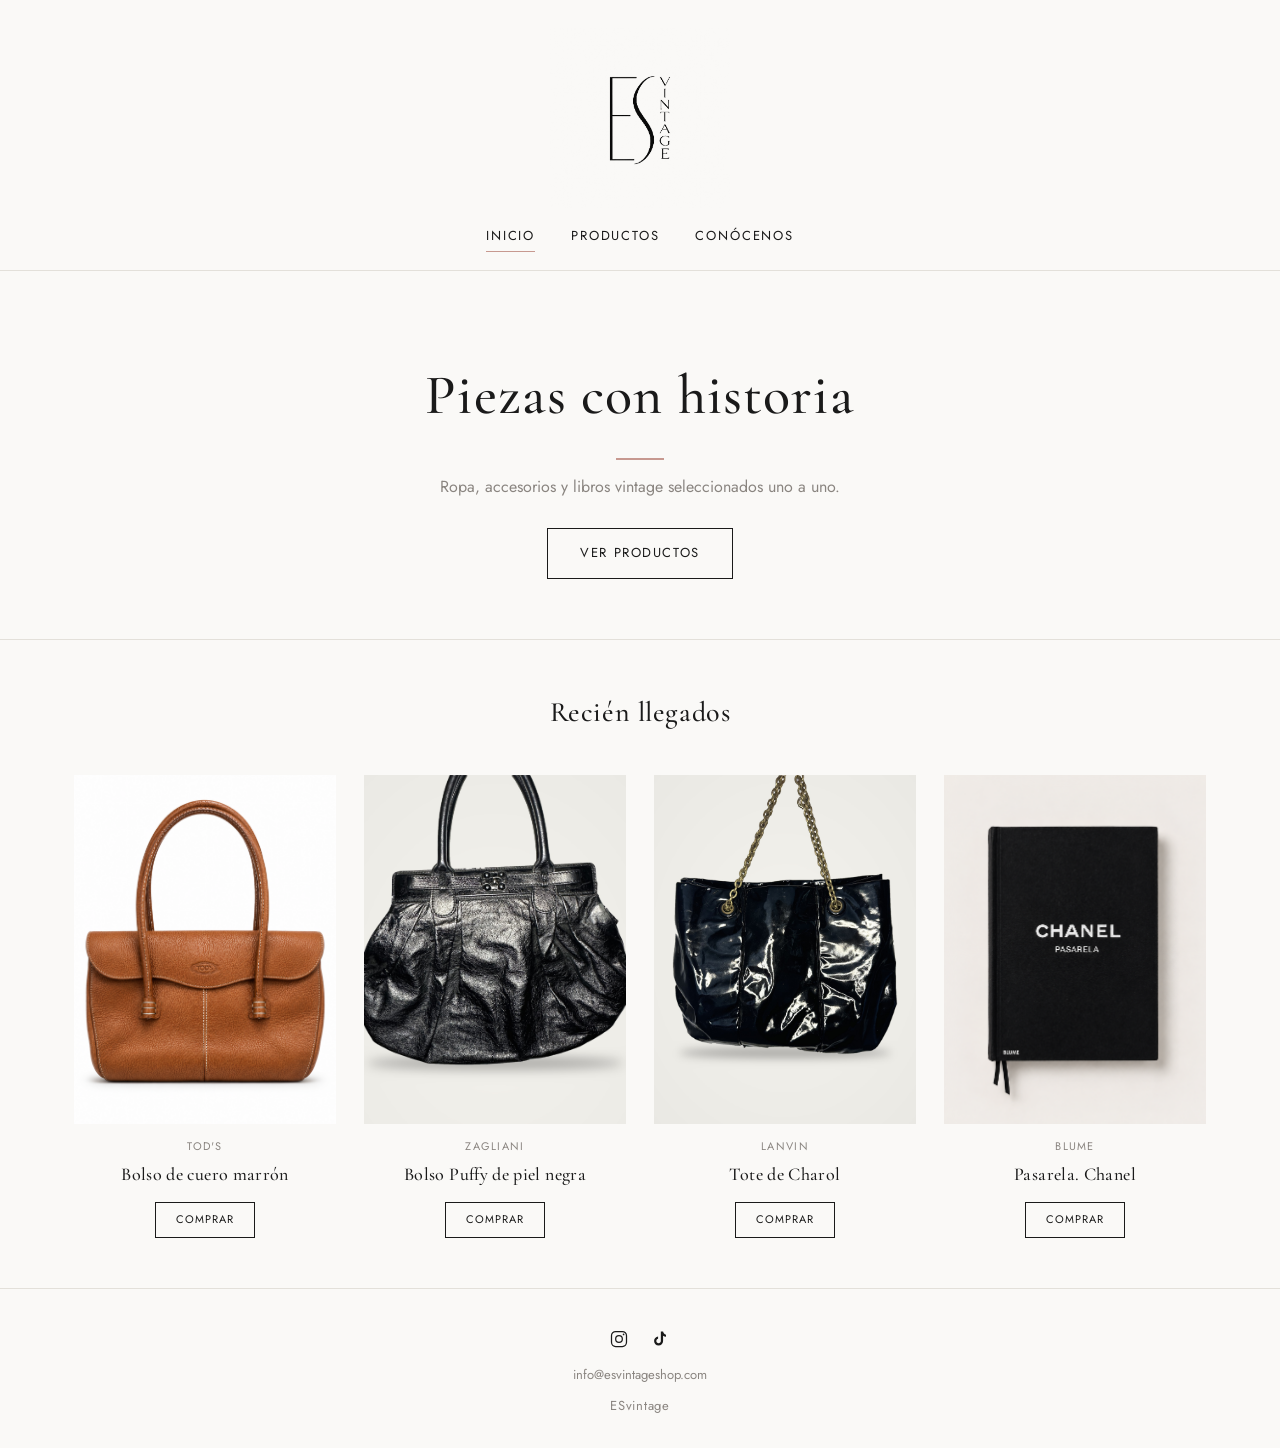
<file: index.html>
<!doctype html>
<html lang="es">
<head>
  <meta charset="UTF-8">
  <meta name="viewport" content="width=device-width, initial-scale=1.0">
  <title>ESvintage — Ropa, accesorios y libros vintage</title>
  <meta name="description" content="ESvintage — ropa, accesorios y libros vintage seleccionados con cariño. Beyond trends, curated with intention.">
  <link rel="preconnect" href="https://fonts.googleapis.com">
  <link href="https://fonts.googleapis.com/css2?family=Cormorant+Garamond:wght@400;500;600&family=Jost:wght@400;500&display=swap" rel="stylesheet">
  <link rel="stylesheet" href="assets/css/style.css">
</head>
<body>

  <header class="site-header">
    <div class="wrap">
      <a class="logo" href="index.html"><img src="assets/img/logo.png" alt="ESvintage"></a>
      <nav class="main-nav">
        <a id="nav-inicio" href="index.html" class="active">Inicio</a>
        <a id="nav-productos" href="tienda.html">Productos</a>
        <a id="nav-conocenos" href="conocenos.html">Conócenos</a>
      </nav>
    </div>
  </header>

  <section class="hero">
    <div class="wrap">
      <h1 id="hero-titulo">Piezas con historia</h1>
      <p id="hero-subtitulo">Ropa, accesorios y libros vintage seleccionados uno a uno.</p>
      <a class="btn" id="hero-boton" href="tienda.html">Ver productos</a>
    </div>
  </section>

  <section>
    <div class="wrap">
      <h2 class="section-title" id="seccion-titulo">Recién llegadas</h2>
      <div class="grid" id="home-preview-grid"></div>
    </div>
  </section>

  <footer>
    <div class="wrap">
      <div class="footer-social">
        <a href="#" id="social-instagram" aria-label="Instagram" target="_blank" rel="noopener">
          <svg viewBox="0 0 24 24" fill="none" stroke="currentColor" stroke-width="1.5"><rect x="3" y="3" width="18" height="18" rx="5"/><circle cx="12" cy="12" r="4"/><circle cx="17.5" cy="6.5" r="1" fill="currentColor" stroke="none"/></svg>
        </a>
        <a href="#" id="social-tiktok" aria-label="TikTok" target="_blank" rel="noopener">
          <svg viewBox="0 0 24 24" fill="currentColor"><path d="M14.5 3c.3 1.9 1.6 3.4 3.5 3.8v2.6c-1.3-.1-2.5-.5-3.5-1.2v6.1c0 3-2.4 5.4-5.4 5.4S3.7 17.3 3.7 14.3c0-2.8 2.1-5.1 4.8-5.4v2.7c-1.2.3-2.1 1.4-2.1 2.7 0 1.5 1.2 2.7 2.7 2.7s2.7-1.2 2.7-2.7V3h2.7z"/></svg>
        </a>
      </div>
      <div class="footer-email"><a id="contact-email" href="mailto:info@esvintageshop.com">info@esvintageshop.com</a></div>
      <div class="footer-brand">ESvintage</div>
    </div>
  </footer>

  <script src="assets/js/main.js"></script>
  <script src="https://identity.netlify.com/v1/netlify-identity-widget.js"></script>
  <script>
    if (window.netlifyIdentity) {
      window.netlifyIdentity.on("init", (user) => {
        if (!user) {
          window.netlifyIdentity.on("login", () => {
            document.location.href = "/admin/";
          });
        }
      });
    }
  </script>
</body>
</html>
</file>
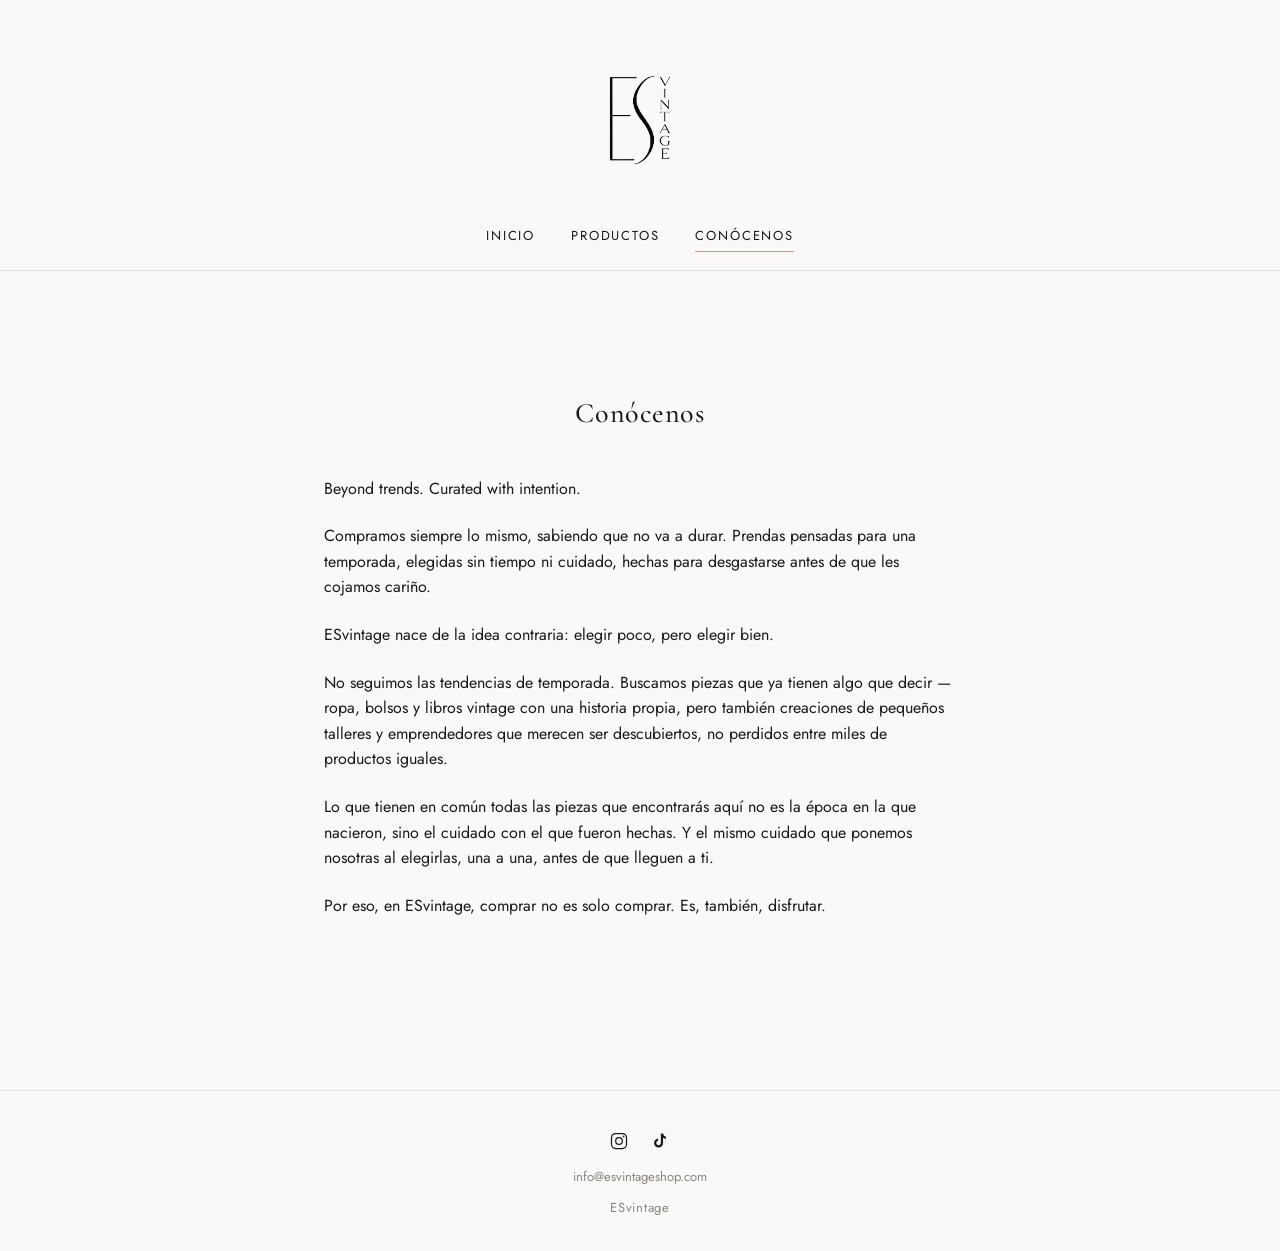
<file: conocenos.html>
<!doctype html>
<html lang="es">
<head>
  <meta charset="UTF-8">
  <meta name="viewport" content="width=device-width, initial-scale=1.0">
  <title>Conócenos — ESvintage</title>
  <meta name="description" content="ESvintage: beyond trends, curated with intention. Conoce la historia detrás de nuestra selección de ropa, accesorios y libros vintage.">
  <link rel="preconnect" href="https://fonts.googleapis.com">
  <link href="https://fonts.googleapis.com/css2?family=Cormorant+Garamond:wght@400;500;600&family=Jost:wght@400;500&display=swap" rel="stylesheet">
  <link rel="stylesheet" href="assets/css/style.css">
</head>
<body>

  <header class="site-header">
    <div class="wrap">
      <a class="logo" href="index.html"><img src="assets/img/logo.png" alt="ESvintage"></a>
      <nav class="main-nav">
        <a id="nav-inicio" href="index.html">Inicio</a>
        <a id="nav-productos" href="tienda.html">Productos</a>
        <a id="nav-conocenos" href="conocenos.html" class="active">Conócenos</a>
      </nav>
    </div>
  </header>

  <section>
    <div class="about-content">
      <h2 class="section-title">Conócenos</h2>
      <div id="conocenos-text"></div>
    </div>
  </section>

  <footer>
    <div class="wrap">
      <div class="footer-social">
        <a href="#" id="social-instagram" aria-label="Instagram" target="_blank" rel="noopener">
          <svg viewBox="0 0 24 24" fill="none" stroke="currentColor" stroke-width="1.5"><rect x="3" y="3" width="18" height="18" rx="5"/><circle cx="12" cy="12" r="4"/><circle cx="17.5" cy="6.5" r="1" fill="currentColor" stroke="none"/></svg>
        </a>
        <a href="#" id="social-tiktok" aria-label="TikTok" target="_blank" rel="noopener">
          <svg viewBox="0 0 24 24" fill="currentColor"><path d="M14.5 3c.3 1.9 1.6 3.4 3.5 3.8v2.6c-1.3-.1-2.5-.5-3.5-1.2v6.1c0 3-2.4 5.4-5.4 5.4S3.7 17.3 3.7 14.3c0-2.8 2.1-5.1 4.8-5.4v2.7c-1.2.3-2.1 1.4-2.1 2.7 0 1.5 1.2 2.7 2.7 2.7s2.7-1.2 2.7-2.7V3h2.7z"/></svg>
        </a>
      </div>
      <div class="footer-email"><a id="contact-email" href="mailto:info@esvintageshop.com">info@esvintageshop.com</a></div>
      <div class="footer-brand">ESvintage</div>
    </div>
  </footer>

  <script src="assets/js/main.js"></script>
  <script src="https://identity.netlify.com/v1/netlify-identity-widget.js"></script>
  <script>
    if (window.netlifyIdentity) {
      window.netlifyIdentity.on("init", (user) => {
        if (!user) {
          window.netlifyIdentity.on("login", () => {
            document.location.href = "/admin/";
          });
        }
      });
    }
  </script>
</body>
</html>
</file>
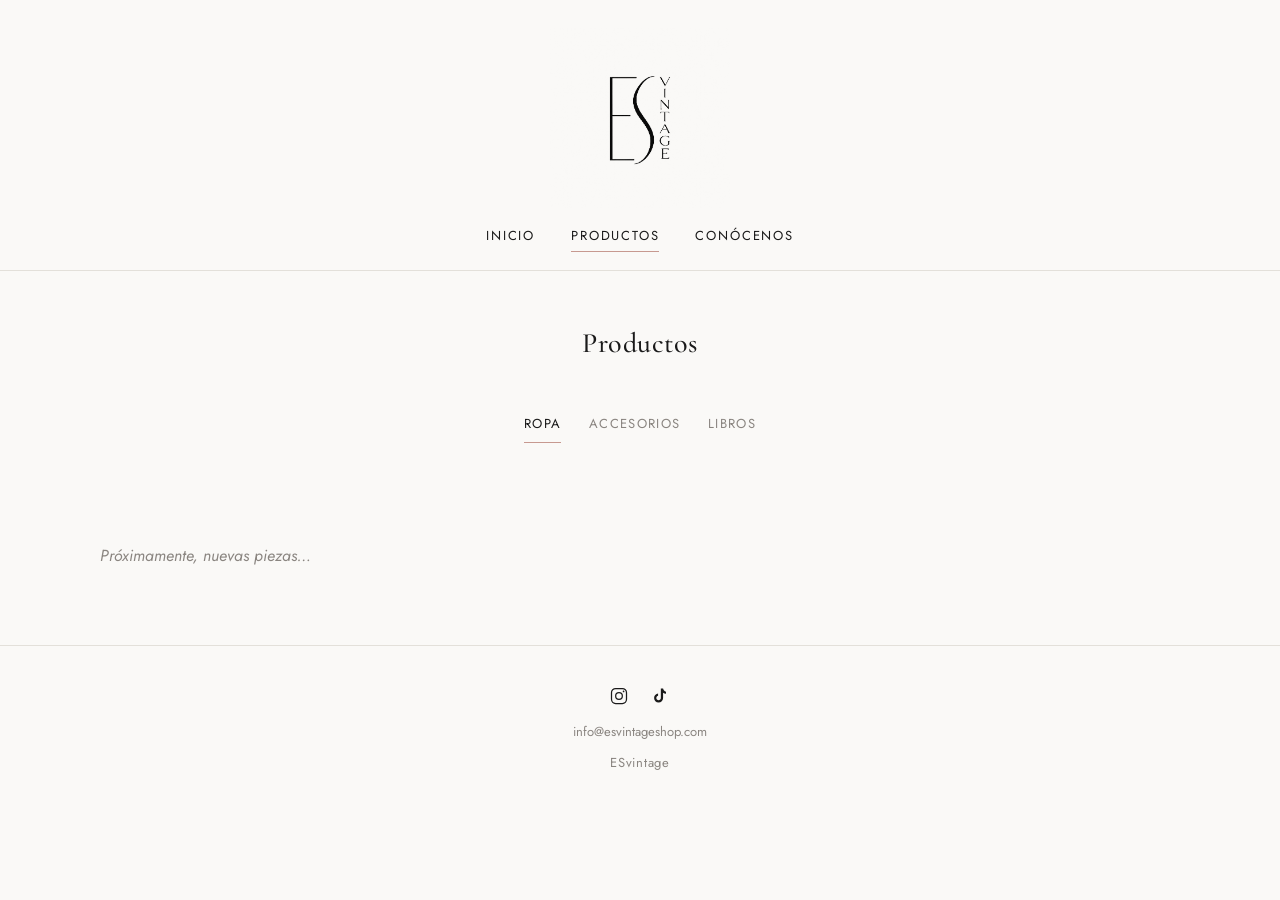
<file: tienda.html>
<!doctype html>
<html lang="es">
<head>
  <meta charset="UTF-8">
  <meta name="viewport" content="width=device-width, initial-scale=1.0">
  <title>ESvintage — Ropa, accesorios y libros vintage</title>
  <meta name="description" content="Compra ropa, bolsos y libros vintage seleccionados uno a uno en ESvintage. Piezas únicas con historia, elegidas con intención.">
  <link rel="preconnect" href="https://fonts.googleapis.com">
  <link href="https://fonts.googleapis.com/css2?family=Cormorant+Garamond:wght@400;500;600&family=Jost:wght@400;500&display=swap" rel="stylesheet">
  <link rel="stylesheet" href="assets/css/style.css">
</head>
<body>

  <header class="site-header">
    <div class="wrap">
      <a class="logo" href="index.html"><img src="assets/img/logo.png" alt="ESvintage"></a>
      <nav class="main-nav">
        <a id="nav-inicio" href="index.html">Inicio</a>
        <a id="nav-productos" href="tienda.html" class="active">Productos</a>
        <a id="nav-conocenos" href="conocenos.html">Conócenos</a>
      </nav>
    </div>
  </header>

  <section>
    <div class="wrap">
      <h2 class="section-title" id="tienda-titulo">Productos</h2>
      <div class="cat-tabs" id="cat-tabs">
        <button data-cat="ropa">Ropa</button>
        <button data-cat="accesorios">Accesorios</button>
        <button data-cat="libros">Libros</button>
      </div>
      <div class="grid" id="product-grid"></div>
    </div>
  </section>

  <footer>
    <div class="wrap">
      <div class="footer-social">
        <a href="#" id="social-instagram" aria-label="Instagram" target="_blank" rel="noopener">
          <svg viewBox="0 0 24 24" fill="none" stroke="currentColor" stroke-width="1.5"><rect x="3" y="3" width="18" height="18" rx="5"/><circle cx="12" cy="12" r="4"/><circle cx="17.5" cy="6.5" r="1" fill="currentColor" stroke="none"/></svg>
        </a>
        <a href="#" id="social-tiktok" aria-label="TikTok" target="_blank" rel="noopener">
          <svg viewBox="0 0 24 24" fill="currentColor"><path d="M14.5 3c.3 1.9 1.6 3.4 3.5 3.8v2.6c-1.3-.1-2.5-.5-3.5-1.2v6.1c0 3-2.4 5.4-5.4 5.4S3.7 17.3 3.7 14.3c0-2.8 2.1-5.1 4.8-5.4v2.7c-1.2.3-2.1 1.4-2.1 2.7 0 1.5 1.2 2.7 2.7 2.7s2.7-1.2 2.7-2.7V3h2.7z"/></svg>
        </a>
      </div>
      <div class="footer-email"><a id="contact-email" href="mailto:info@esvintageshop.com">info@esvintageshop.com</a></div>
      <div class="footer-brand">ESvintage</div>
    </div>
  </footer>

  <script src="assets/js/main.js"></script>
  <script src="https://identity.netlify.com/v1/netlify-identity-widget.js"></script>
  <script>
    if (window.netlifyIdentity) {
      window.netlifyIdentity.on("init", (user) => {
        if (!user) {
          window.netlifyIdentity.on("login", () => {
            document.location.href = "/admin/";
          });
        }
      });
    }
  </script>
</body>
</html>
</file>
<file: assets/css/style.css>
:root {
  --color-bg: #faf9f7;
  --color-ink: #1a1a1a;
  --color-line: #e3e0da;
  --color-muted: #8a8580;
  --color-accent: #c79990;
  --maxw: 1180px;
}

* { box-sizing: border-box; }

#nl-badge-frame { display: none !important; }

html, body {
  margin: 0;
  padding: 0;
  background: var(--color-bg);
  color: var(--color-ink);
  font-family: "Jost", -apple-system, BlinkMacSystemFont, "Segoe UI", sans-serif;
  font-size: 16px;
  line-height: 1.6;
}

h1, h2, h3, .serif {
  font-family: "Cormorant Garamond", Georgia, serif;
  font-weight: 500;
  letter-spacing: 0.02em;
}

a { color: inherit; text-decoration: none; }

img { max-width: 100%; display: block; }

.wrap {
  max-width: var(--maxw);
  margin: 0 auto;
  padding: 0 24px;
}

/* Header */
header.site-header {
  padding: 28px 0 18px;
  text-align: center;
  border-bottom: 1px solid var(--color-line);
}

.logo img {
  height: 180px;
  margin: 0 auto 18px;
}

nav.main-nav {
  display: flex;
  justify-content: center;
  gap: 36px;
  text-transform: uppercase;
  font-size: 13px;
  letter-spacing: 0.14em;
}

nav.main-nav a {
  padding-bottom: 4px;
  border-bottom: 1px solid transparent;
  transition: border-color 0.2s ease;
}

nav.main-nav a:hover,
nav.main-nav a.active {
  border-color: var(--color-accent);
}

/* Hero */
.hero {
  text-align: center;
  padding: 80px 24px 60px;
}

.hero h1 {
  font-size: clamp(32px, 5vw, 56px);
  margin: 0 0 14px;
}

.hero h1::after {
  content: "";
  display: block;
  width: 48px;
  height: 2px;
  margin: 18px auto 0;
  background: var(--color-accent);
}

.hero p {
  color: var(--color-muted);
  max-width: 520px;
  margin: 0 auto 28px;
}

.btn {
  display: inline-block;
  padding: 14px 32px;
  border: 1px solid var(--color-ink);
  text-transform: uppercase;
  font-size: 13px;
  letter-spacing: 0.12em;
  transition: background 0.2s ease, color 0.2s ease;
}

.btn:hover {
  background: var(--color-ink);
  color: var(--color-bg);
}

/* Section titles */
.section-title {
  text-align: center;
  margin: 0 0 40px;
  font-size: 28px;
}

section { padding: 50px 0; }
section + section { border-top: 1px solid var(--color-line); }

/* Category tabs */
.cat-tabs {
  display: flex;
  justify-content: center;
  gap: 28px;
  margin-bottom: 44px;
  text-transform: uppercase;
  font-size: 13px;
  letter-spacing: 0.1em;
}

.cat-tabs button {
  background: none;
  border: none;
  padding: 8px 0;
  font: inherit;
  letter-spacing: inherit;
  text-transform: inherit;
  color: var(--color-muted);
  border-bottom: 1px solid transparent;
  cursor: pointer;
}

.cat-tabs button.active {
  color: var(--color-ink);
  border-color: var(--color-accent);
}

/* Product grid */
.grid {
  display: grid;
  grid-template-columns: repeat(auto-fill, minmax(230px, 1fr));
  gap: 36px 28px;
}

.card { text-align: center; }

.card .thumb {
  aspect-ratio: 3 / 4;
  background: #efece6;
  overflow: hidden;
  margin-bottom: 14px;
}

.card .thumb img {
  width: 100%;
  height: 100%;
  object-fit: cover;
}

.card .brand {
  text-transform: uppercase;
  font-size: 11px;
  letter-spacing: 0.12em;
  color: var(--color-muted);
  margin-bottom: 4px;
}

.card h3 {
  font-size: 18px;
  margin: 0 0 4px;
}

.card h3 a,
.thumb-link { color: inherit; }

.card .price {
  color: var(--color-muted);
  font-size: 14px;
}

.btn-comprar {
  display: inline-block;
  margin-top: 10px;
  padding: 8px 20px;
  border: 1px solid var(--color-ink);
  text-transform: uppercase;
  font-size: 11px;
  letter-spacing: 0.1em;
  transition: background 0.2s ease, color 0.2s ease, border-color 0.2s ease;
}

.btn-comprar:hover {
  background: var(--color-accent);
  border-color: var(--color-accent);
  color: #fff;
}

.card.sold .thumb { opacity: 0.45; }
.card .sold-tag {
  text-transform: uppercase;
  font-size: 11px;
  letter-spacing: 0.1em;
  color: var(--color-muted);
}

.empty-state {
  text-align: center;
  color: var(--color-muted);
  padding: 40px 0 10px;
  font-style: italic;
}

/* Product detail page */
.producto-wrap { padding: 50px 24px 90px; }

.volver {
  display: inline-block;
  margin-bottom: 36px;
  font-size: 13px;
  color: var(--color-muted);
}

.volver:hover { color: var(--color-ink); }

.producto-grid {
  display: grid;
  grid-template-columns: 1.1fr 1fr;
  gap: 56px;
  align-items: start;
}

.producto-foto-principal {
  aspect-ratio: 3 / 4;
  background: #efece6;
  overflow: hidden;
}

.producto-foto-principal img {
  width: 100%;
  height: 100%;
  object-fit: cover;
}

.producto-miniaturas {
  display: flex;
  gap: 10px;
  margin-top: 12px;
}

.miniatura {
  width: 64px;
  height: 80px;
  padding: 0;
  border: 1px solid var(--color-line);
  background: #efece6;
  overflow: hidden;
  cursor: pointer;
}

.miniatura img { width: 100%; height: 100%; object-fit: cover; }

.miniatura.active { border-color: var(--color-accent); }

.producto-info .brand { text-transform: uppercase; font-size: 13px; letter-spacing: 0.12em; color: var(--color-muted); margin-bottom: 6px; }

.producto-info h1 { font-size: 32px; margin: 0 0 10px; }

.producto-talla { color: var(--color-muted); margin: 0 0 6px; }

.producto-precio { font-size: 20px; margin-bottom: 18px; }

.producto-agotado {
  text-transform: uppercase;
  font-size: 12px;
  letter-spacing: 0.1em;
  color: var(--color-muted);
  margin-bottom: 18px;
}

.producto-descripcion {
  color: var(--color-ink);
  margin-bottom: 28px;
  white-space: pre-line;
}

@media (max-width: 700px) {
  .producto-grid { grid-template-columns: 1fr; gap: 28px; }
}

/* About page */
.about-content {
  max-width: 680px;
  margin: 0 auto;
  padding: 70px 24px 100px;
}

.about-content p { margin-bottom: 22px; }

/* Footer */
footer {
  text-align: center;
  padding: 40px 24px 32px;
  color: var(--color-muted);
  font-size: 13px;
  border-top: 1px solid var(--color-line);
}

.footer-social {
  display: flex;
  justify-content: center;
  align-items: center;
  gap: 22px;
  margin-bottom: 16px;
}

.footer-social a {
  color: var(--color-ink);
  display: inline-flex;
  transition: color 0.2s ease;
}

.footer-social a:hover {
  color: var(--color-accent);
}

.footer-social svg {
  width: 20px;
  height: 20px;
}

.footer-email {
  margin-bottom: 10px;
}

.footer-email a:hover {
  color: var(--color-accent);
}

.footer-brand {
  letter-spacing: 0.06em;
}

@media (max-width: 560px) {
  nav.main-nav { gap: 20px; }
  .cat-tabs { gap: 16px; flex-wrap: wrap; }
}
</file>
